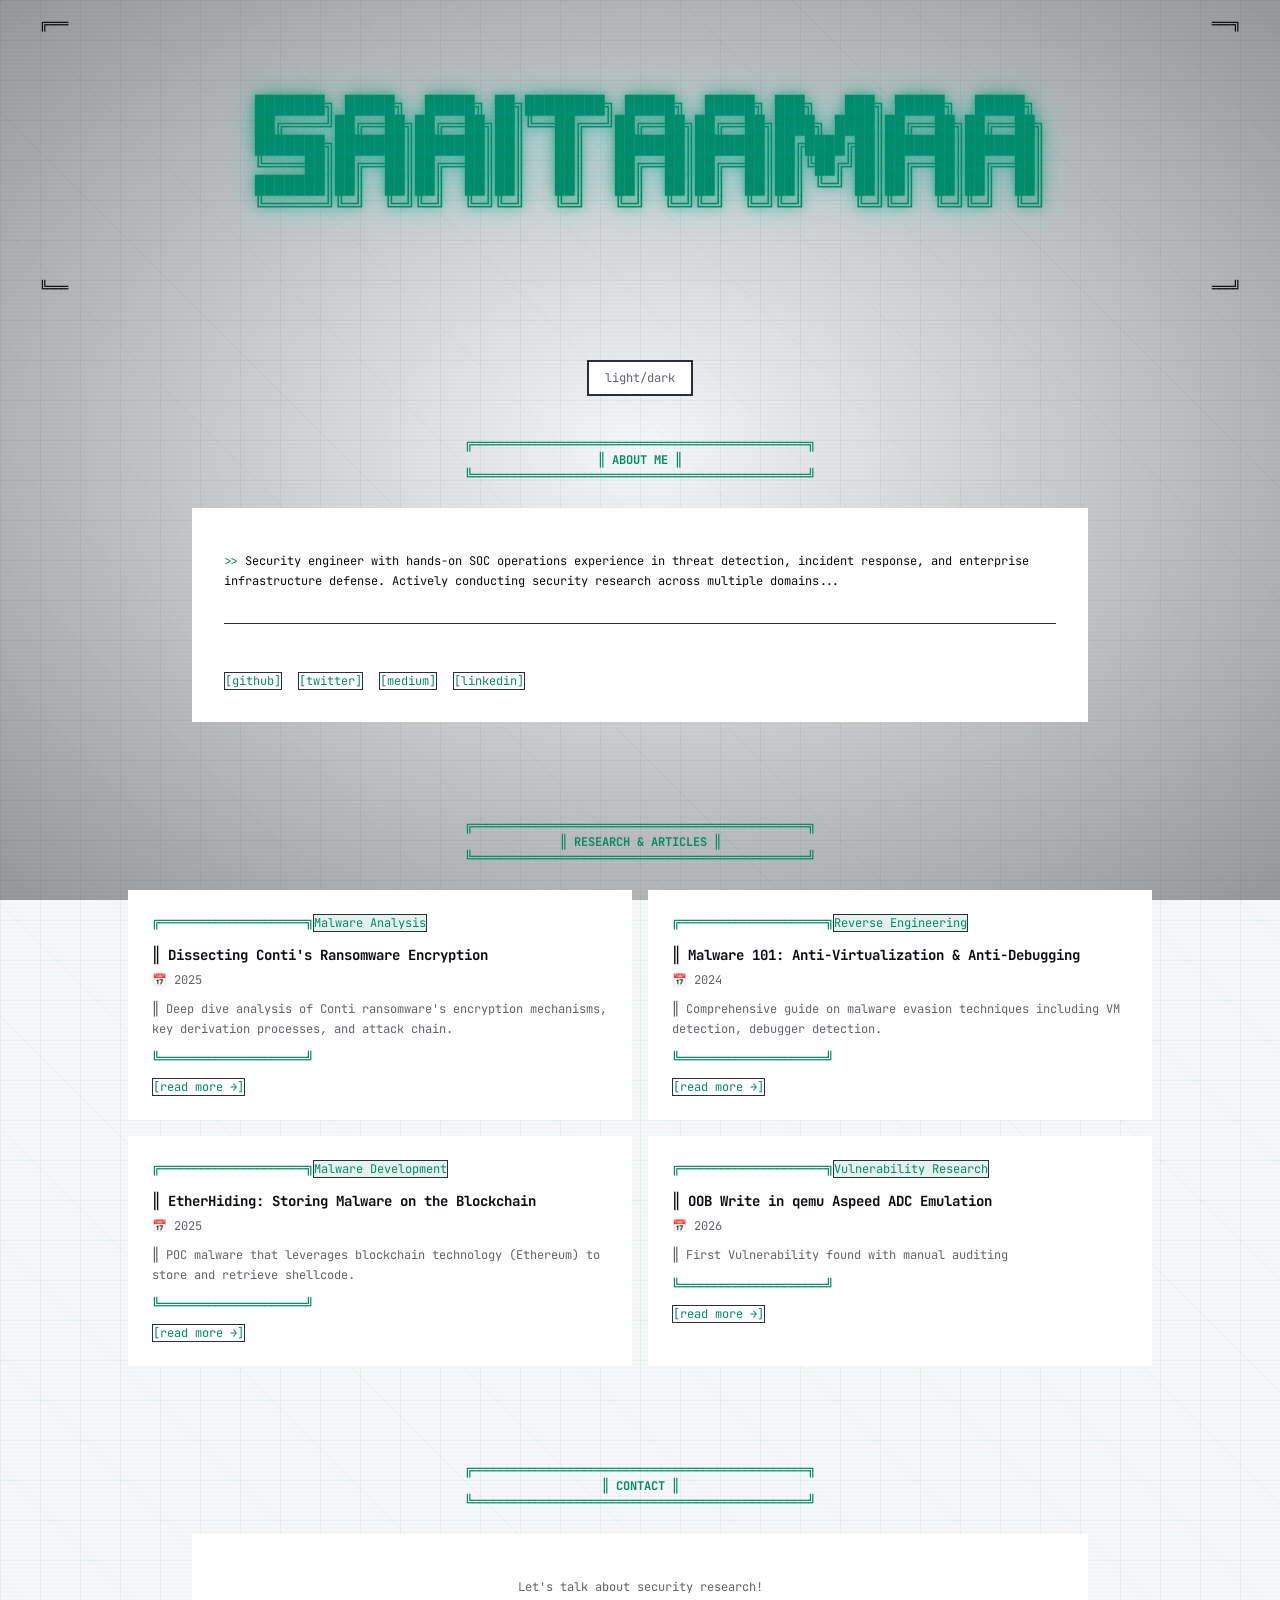
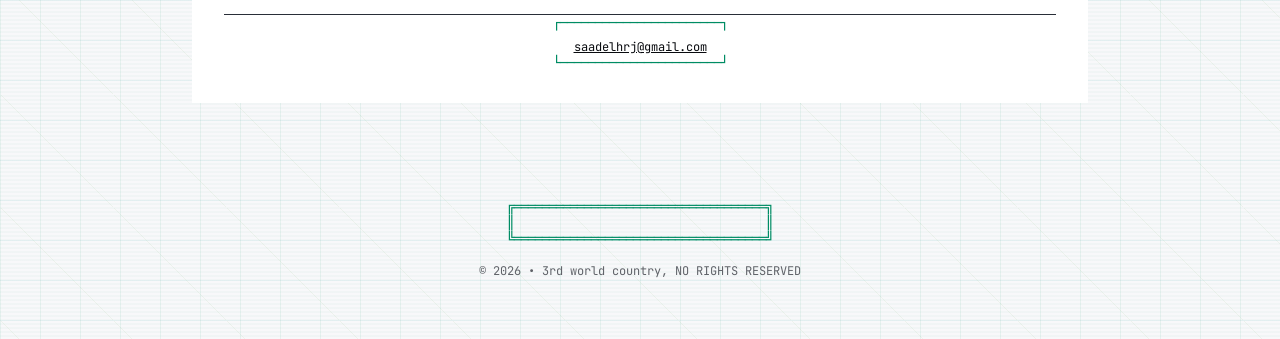
<file: index.html>
<!DOCTYPE html>
<html lang="en">
<head>
    <meta charset="UTF-8">
    <meta name="viewport" content="width=device-width, initial-scale=1.0">
    <title>SAAITAAMAA'S LAB</title>
    <meta name="description" content="Security Researcher">
    <link rel="stylesheet" href="styles.css">
    <link rel="preconnect" href="https://fonts.googleapis.com">
    <link rel="preconnect" href="https://fonts.gstatic.com" crossorigin>
    <link href="https://fonts.googleapis.com/css2?family=JetBrains+Mono:wght@400;500;700&display=swap" rel="stylesheet">
</head>
<body>
    <main class="min-h-screen">
        <!-- Hero Section -->
        <section class="container mx-auto px-4 py-16 md:py-24 relative">
            <div class="flex flex-col items-center justify-center gap-8">
                <div class="font-mono leading-tight">
                    <pre class="text-[10px] sm:text-xs md:text-sm lg:text-base neon-text">
  ███████╗ █████╗  █████╗ ██╗████████╗ █████╗  █████╗ ███╗   ███╗ █████╗  █████╗ 
  ██╔════╝██╔══██╗██╔══██╗██║╚══██╔══╝██╔══██╗██╔══██╗████╗ ████║██╔══██╗██╔══██╗
  ███████╗███████║███████║██║   ██║   ███████║███████║██╔████╔██║███████║███████║
  ╚════██║██╔══██║██╔══██║██║   ██║   ██╔══██║██╔══██║██║╚██╔╝██║██╔══██║██╔══██║
  ███████║██║  ██║██║  ██║██║   ██║   ██║  ██║██║  ██║██║ ╚═╝ ██║██║  ██║██║  ██║
  ╚══════╝╚═╝  ╚═╝╚═╝  ╚═╝╚═╝   ╚═╝   ╚═╝  ╚═╝╚═╝  ╚═╝╚═╝     ╚═╝╚═╝  ╚═╝╚═╝  ╚═╝
</pre>
                </div>

                <!--<div class="text-center space-y-4">
                    <h1 class="font-mono text-2xl md:text-3xl lg:text-4xl font-bold text-foreground">SAAITAAMAA</h1>
                    <div class="font-mono text-sm md:text-base text-muted-foreground border-t-2 border-b-2 pulse-border py-2 px-4">
                        <span class="neon-cyan">&gt;</span> Security Researcher
                    </div>-->
                </div>
            </div>

            <div class="absolute top-4 left-4 text-accent/30 font-mono text-xs md:text-sm">╔═══</div>
            <div class="absolute top-4 right-4 text-accent/30 font-mono text-xs md:text-sm">═══╗</div>
            <div class="absolute bottom-4 left-4 text-accent/30 font-mono text-xs md:text-sm">╚═══</div>
            <div class="absolute bottom-4 right-4 text-accent/30 font-mono text-xs md:text-sm">═══╝</div>
        </section>

        <!-- About Section -->
        <section class="container mx-auto px-4 py-12" id="about">
            <div class="max-w-4xl mx-auto">
                <!-- Theme Toggle -->
                <div class="flex justify-center mb-6">
                    <button class="theme-toggle" id="theme-toggle" aria-label="Toggle theme">
                        light/dark
                    </button>
                </div>

                <div class="font-mono text-accent mb-6 flex flex-col items-center">
                    <pre class="text-xs md:text-sm">╔════════════════════════════════════════════════╗</pre>
                    <pre class="text-xs md:text-sm font-bold">║ ABOUT ME ║</pre>
                    <pre class="text-xs md:text-sm">╚════════════════════════════════════════════════╝</pre>
                </div>

                <div class="border-2 border-border p-6 md:p-8 bg-card hover:border-accent transition-colors duration-300">
                    <div class="font-mono text-xs md:text-sm leading-relaxed space-y-4">
                        <p class="text-foreground">
                            <span class="text-accent">&gt;&gt; </span>
                            Security engineer with hands-on SOC operations experience in threat detection, incident response, and enterprise infrastructure defense. Actively conducting security research across multiple domains...
                        </p>
                    </div>

                    <div class="mt-8 pt-6 border-t border-border">
                        <div class="mt-6 flex flex-wrap gap-4">
                            <a href="https://github.com/saaitaamaa" target="_blank" rel="noopener noreferrer" class="font-mono text-xs text-accent hover:text-foreground transition-colors border border-border px-3 py-1 hover:bg-accent/10">
                                [github]
                            </a>
                            <a href="https://x.com/saaaadhjj" target="_blank" rel="noopener noreferrer" class="font-mono text-xs text-accent hover:text-foreground transition-colors border border-border px-3 py-1 hover:bg-accent/10">
                                [twitter]
                            </a>
                            <a href="https://medium.com/@exploitdevvv" target="_blank" rel="noopener noreferrer" class="font-mono text-xs text-accent hover:text-foreground transition-colors border border-border px-3 py-1 hover:bg-accent/10">
                                [medium]
                            </a>
                            <a href="https://www.linkedin.com/in/saad-elharaj-1891371a0/" target="_blank" rel="noopener noreferrer" class="font-mono text-xs text-accent hover:text-foreground transition-colors border border-border px-3 py-1 hover:bg-accent/10">
                                [linkedin]
                            </a>
                        </div>
                    </div>
                </div>
            </div>
        </section>

        <!-- Projects Section -->
        <section class="container mx-auto px-4 py-12" id="projects">
            <div class="max-w-5xl mx-auto">
                <div class="font-mono text-accent mb-6 flex flex-col items-center">
                    <pre class="text-xs md:text-sm">╔════════════════════════════════════════════════╗</pre>
                    <pre class="text-xs md:text-sm font-bold">║ RESEARCH & ARTICLES ║</pre>
                    <pre class="text-xs md:text-sm">╚════════════════════════════════════════════════╝</pre>
                </div>

                <div class="grid grid-cols-1 md:grid-cols-2 gap-4">
                    <!-- Project 1 -->
                    <div class="border-2 border-border bg-card hover:border-accent transition-all duration-300 group">
                        <div class="font-mono p-4 md:p-6">
                            <div class="flex items-start justify-between gap-2 mb-2">
                                <div class="text-accent text-xs md:text-sm">╔═════════════════════╗</div>
                                <div class="text-xs bg-accent/10 border border-accent text-accent px-2 py-1">
                                    Malware Analysis
                                </div>
                            </div>
                            <h3 class="text-foreground font-bold text-sm md:text-base mb-2 pl-2">║ Dissecting Conti's Ransomware Encryption</h3>
                            <div class="text-muted-foreground text-xs pl-2 mb-2">📅 2025</div>
                            <p class="text-muted-foreground text-xs leading-relaxed mb-3 pl-2">║ Deep dive analysis of Conti ransomware's encryption mechanisms, key derivation processes, and attack chain.</p>
                            <div class="text-accent text-xs md:text-sm mb-2">╚═════════════════════╝</div>
                            <a href="https://medium.com/@exploitdevvv/dissecting-contis-ransomware-encryption-a24305ff4738" target="_blank" rel="noopener noreferrer" class="inline-block font-mono text-xs text-accent hover:text-foreground transition-colors border border-border px-3 py-1 mt-2 hover:bg-accent/10">
                                [read more →]
                            </a>
                        </div>
                    </div>

                    <!-- Project 2 -->
                    <div class="border-2 border-border bg-card hover:border-accent transition-all duration-300 group">
                        <div class="font-mono p-4 md:p-6">
                            <div class="flex items-start justify-between gap-2 mb-2">
                                <div class="text-accent text-xs md:text-sm">╔═════════════════════╗</div>
                                <div class="text-xs bg-accent/10 border border-accent text-accent px-2 py-1">
                                    Reverse Engineering
                                </div>
                            </div>
                            <h3 class="text-foreground font-bold text-sm md:text-base mb-2 pl-2">║ Malware 101: Anti-Virtualization & Anti-Debugging</h3>
                            <div class="text-muted-foreground text-xs pl-2 mb-2">📅 2024</div>
                            <p class="text-muted-foreground text-xs leading-relaxed mb-3 pl-2">║ Comprehensive guide on malware evasion techniques including VM detection, debugger detection.</p>
                            <div class="text-accent text-xs md:text-sm mb-2">╚═════════════════════╝</div>
                            <a href="https://medium.com/@exploitdevvv/malware-101-anti-virtualization-anti-debugging-methods-04353f0a9407" target="_blank" rel="noopener noreferrer" class="inline-block font-mono text-xs text-accent hover:text-foreground transition-colors border border-border px-3 py-1 mt-2 hover:bg-accent/10">
                                [read more →]
                            </a>
                        </div>
                    </div>

                    <!-- Project 3 -->
                    <div class="border-2 border-border bg-card hover:border-accent transition-all duration-300 group">
                        <div class="font-mono p-4 md:p-6">
                            <div class="flex items-start justify-between gap-2 mb-2">
                                <div class="text-accent text-xs md:text-sm">╔═════════════════════╗</div>
                                <div class="text-xs bg-accent/10 border border-accent text-accent px-2 py-1">
                                    Malware Development
                                </div>
                            </div>
                            <h3 class="text-foreground font-bold text-sm md:text-base mb-2 pl-2">║ EtherHiding: Storing Malware on the Blockchain</h3>
                            <div class="text-muted-foreground text-xs pl-2 mb-2">📅 2025</div>
                            <p class="text-muted-foreground text-xs leading-relaxed mb-3 pl-2">║ POC malware that leverages blockchain technology (Ethereum) to store and retrieve shellcode.</p>
                            <div class="text-accent text-xs md:text-sm mb-2">╚═════════════════════╝</div>
                            <a href="https://github.com/SAAITAAMAA/EtherHiding#" target="_blank" rel="noopener noreferrer" class="inline-block font-mono text-xs text-accent hover:text-foreground transition-colors border border-border px-3 py-1 mt-2 hover:bg-accent/10">
                                [read more →]
                            </a>
                        </div>
                    </div>

                    <!-- Project 4 -->
                    <div class="border-2 border-border bg-card hover:border-accent transition-all duration-300 group">
                        <div class="font-mono p-4 md:p-6">
                            <div class="flex items-start justify-between gap-2 mb-2">
                                <div class="text-accent text-xs md:text-sm">╔═════════════════════╗</div>
                                <div class="text-xs bg-accent/10 border border-accent text-accent px-2 py-1">
                                    Vulnerability Research
                                </div>
                            </div>
                            <h3 class="text-foreground font-bold text-sm md:text-base mb-2 pl-2">║ OOB Write in qemu Aspeed ADC Emulation</h3>
                            <div class="text-muted-foreground text-xs pl-2 mb-2">📅 2026</div>
                            <p class="text-muted-foreground text-xs leading-relaxed mb-3 pl-2">║ First Vulnerability found with manual auditing</p>
                            <div class="text-accent text-xs md:text-sm mb-2">╚═════════════════════╝</div>
                            <a href="blog/oob-write-qemu-aspeed-adc-emulation.html" class="inline-block font-mono text-xs text-accent hover:text-foreground transition-colors border border-border px-3 py-1 mt-2 hover:bg-accent/10">
                                [read more →]
                            </a>
                        </div>
                    </div>
                </div>
            </div>
        </section>

        <!-- Contact Section -->
        <section class="container mx-auto px-4 py-12" id="contact">
            <div class="max-w-4xl mx-auto">
                <div class="font-mono text-accent mb-6 flex flex-col items-center">
                    <pre class="text-xs md:text-sm">╔════════════════════════════════════════════════╗</pre>
                    <pre class="text-xs md:text-sm font-bold">║ CONTACT ║</pre>
                    <pre class="text-xs md:text-sm">╚════════════════════════════════════════════════╝</pre>
                </div>

                <div class="border-2 border-border bg-card p-6 md:p-8 text-center hover:border-accent transition-colors duration-300">
                    <div class="font-mono text-xs md:text-sm space-y-4">
                        <p class="text-muted-foreground leading-relaxed">Let's talk about security research!</p>

                        <div class="pt-4 border-t border-border">
                            <div class="text-accent mb-2">┌───────────────────────┐</div>
                            <a href="mailto:saadelhrj@gmail.com" class="text-foreground hover:text-accent transition-colors underline">
                                saadelhrj@gmail.com
                            </a>
                            <div class="text-accent mt-2">└───────────────────────┘</div>
                        </div>
                    </div>
                </div>
            </div>
        </section>

        <!-- Footer -->
        <footer class="container mx-auto px-4 py-12">
            <div class="max-w-4xl mx-auto">
                <!--<div class="flex justify-center gap-4 mb-6 font-mono text-xs md:text-sm">
                    <a href="#" class="text-accent hover:text-foreground transition-colors">
                        [home]
                    </a>
                </div>-->

                <div class="font-mono text-accent text-center">
                    <pre class="text-xs md:text-sm">
╔════════════════════════════════════╗
║                                    ║
╚════════════════════════════════════╝</pre>
                    <p class="text-muted-foreground text-xs mt-4">
                        © 2026 • 3rd world country, NO RIGHTS RESERVED
                    </p>
                </div>
            </div>
        </footer>
    </main>

    <script>
        // Theme toggle functionality
        const toggle = document.getElementById('theme-toggle');
        const html = document.documentElement;
        
        // Check for saved theme preference or use system preference
        const savedTheme = localStorage.getItem('theme');
        if (savedTheme) {
            html.classList.toggle('dark', savedTheme === 'dark');
        }
        
        toggle.addEventListener('click', () => {
            html.classList.toggle('dark');
            const isDark = html.classList.contains('dark');
            localStorage.setItem('theme', isDark ? 'dark' : 'light');
        });
    </script>
</body>
</html>
</file>
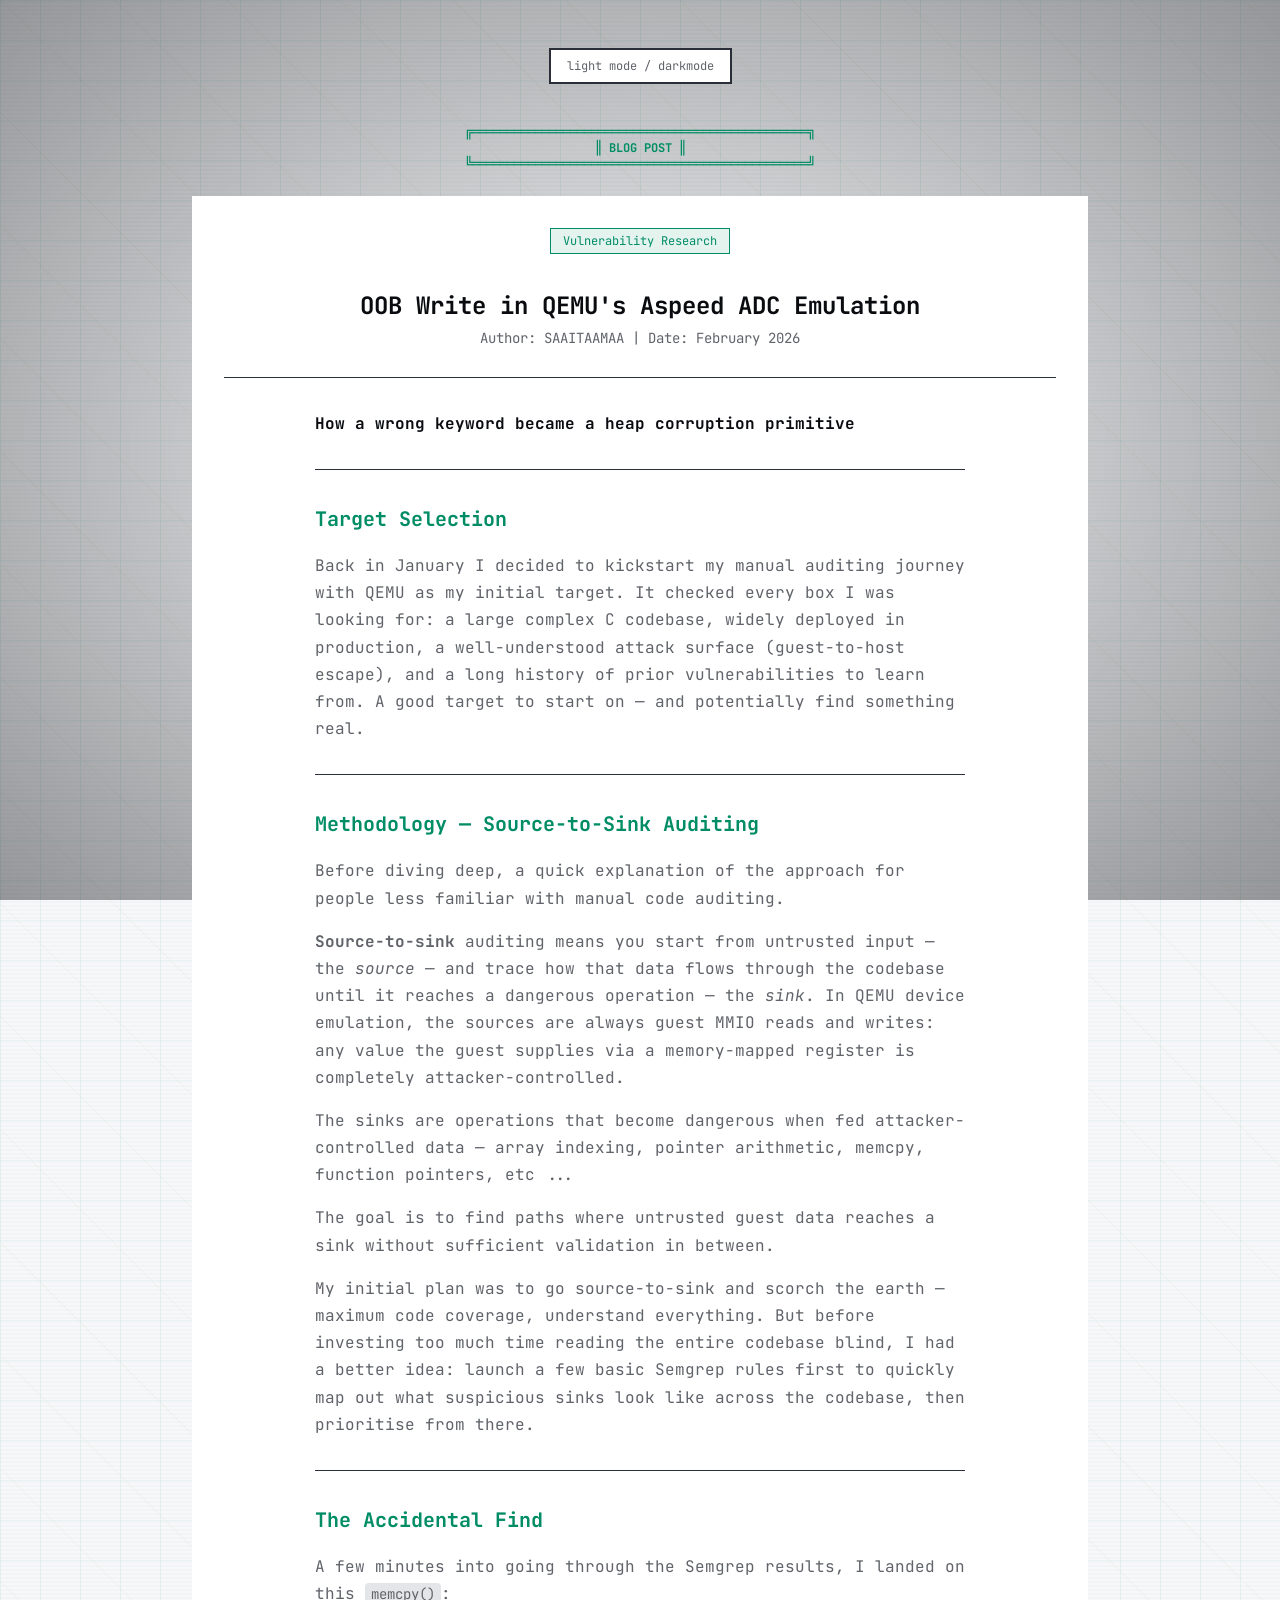
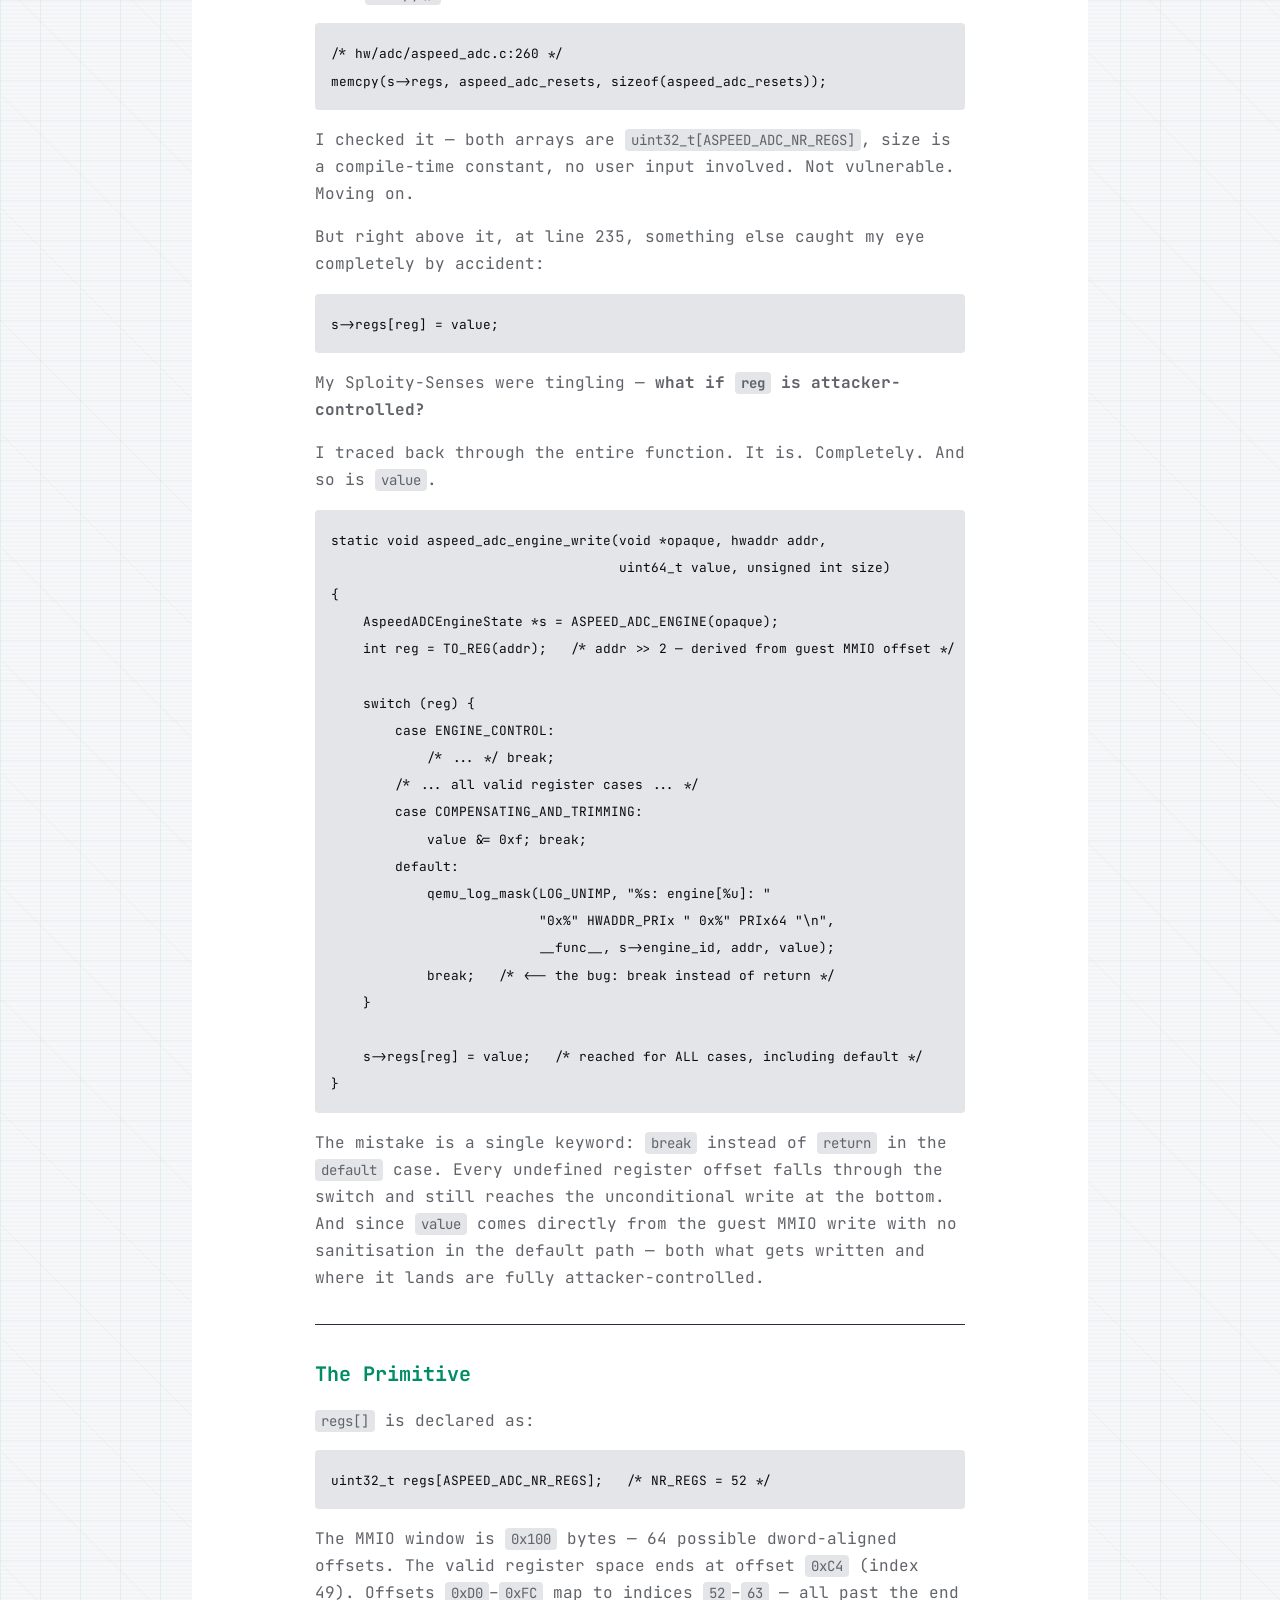
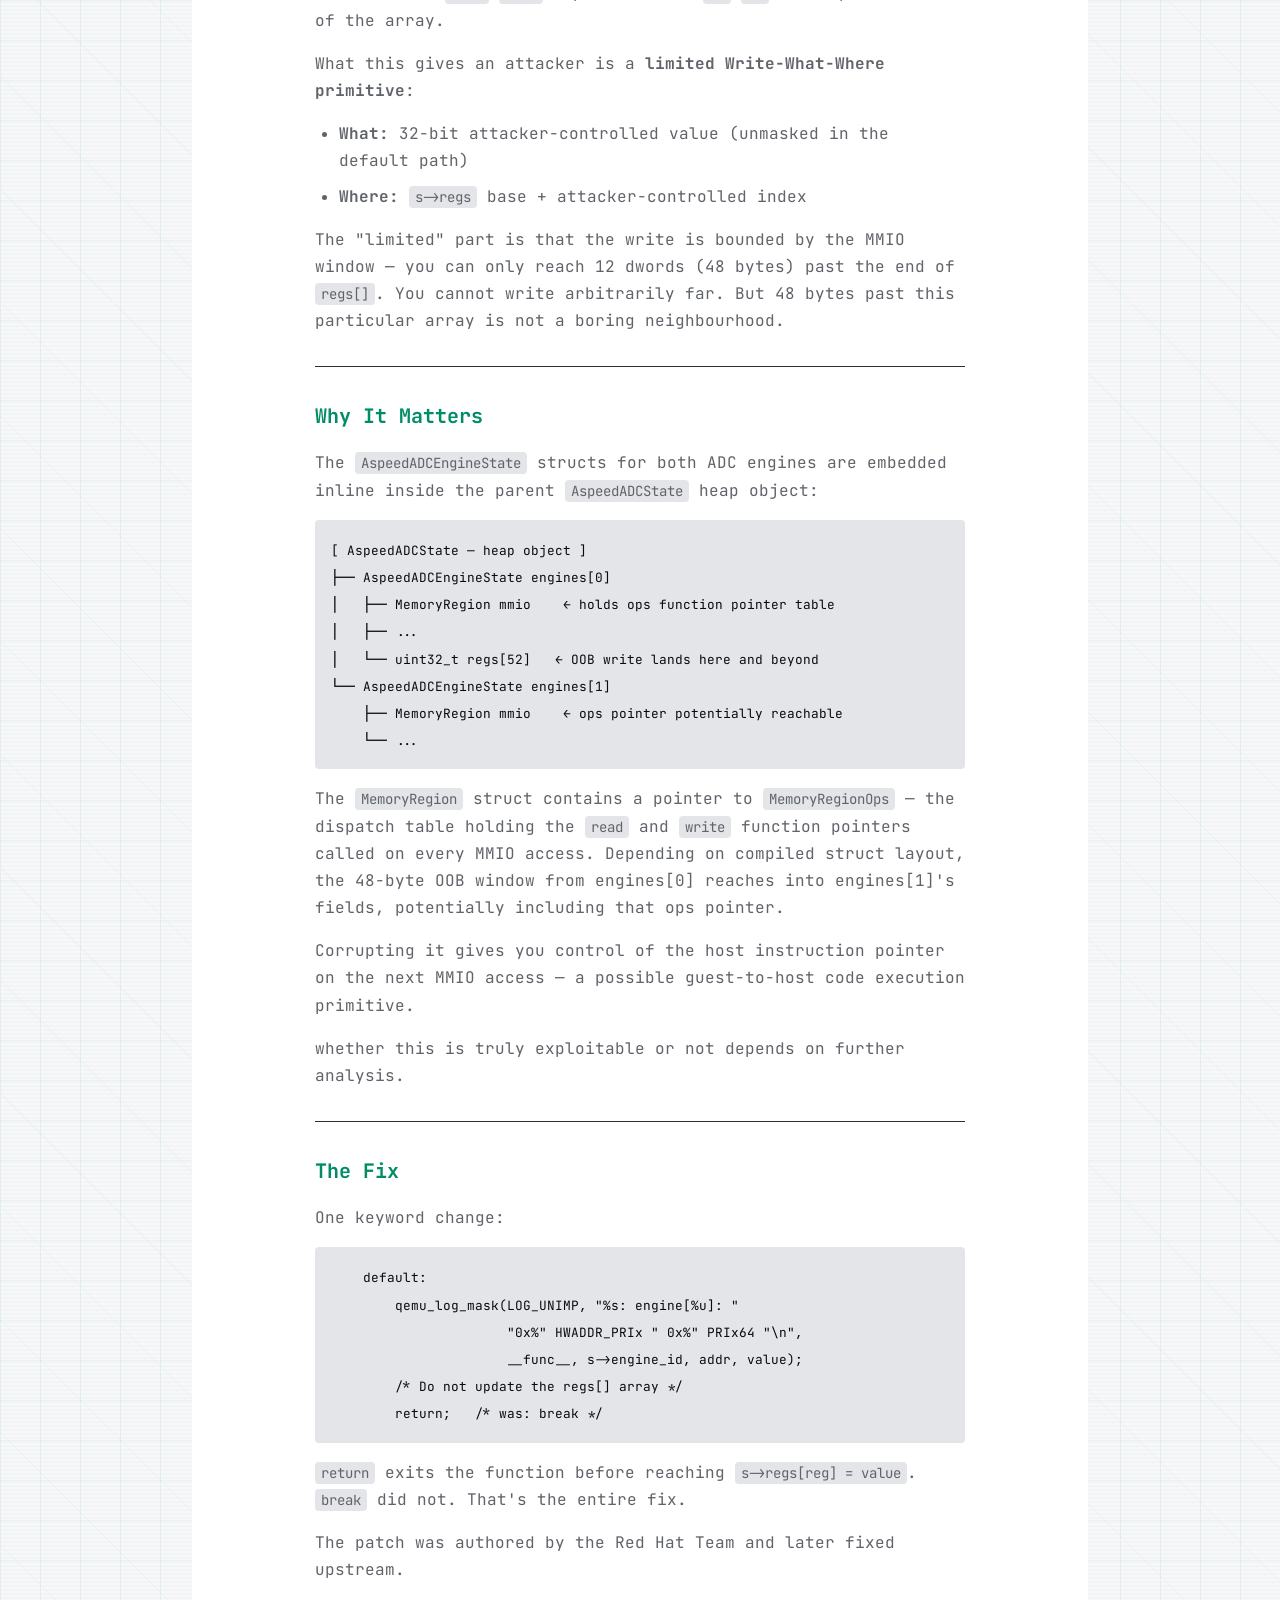
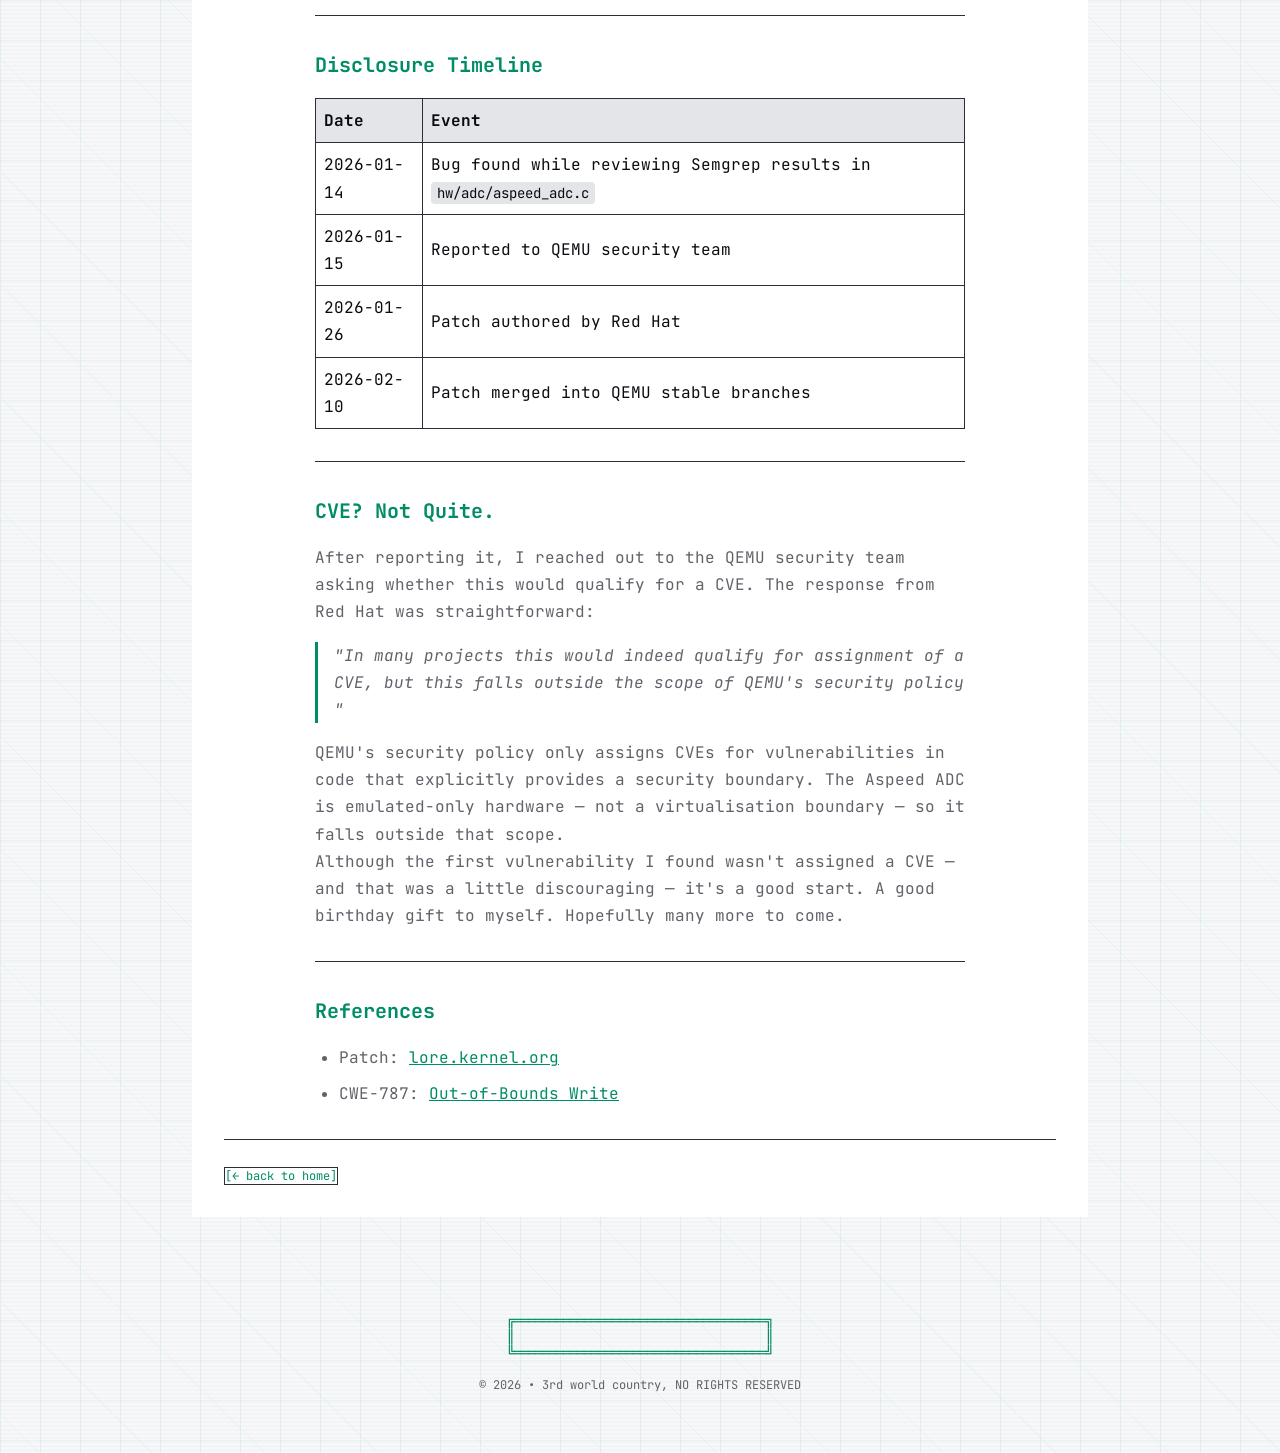
<file: blog/oob-write-qemu-aspeed-adc-emulation.html>
<!DOCTYPE html>
<html lang="en">
<head>
    <meta charset="UTF-8">
    <meta name="viewport" content="width=device-width, initial-scale=1.0">
    <title>OOB Write in QEMU's Aspeed ADC Emulation | SAAITAAMAA</title>
    <meta name="description" content="How a wrong keyword became a heap corruption primitive">
    <link rel="stylesheet" href="../styles.css">
    <link rel="preconnect" href="https://fonts.googleapis.com">
    <link rel="preconnect" href="https://fonts.gstatic.com" crossorigin>
    <link href="https://fonts.googleapis.com/css2?family=JetBrains+Mono:wght@400;500;700&display=swap" rel="stylesheet">
    <style>
        .blog-content {
            max-width: 65ch;
            margin: 0 auto;
            line-height: 1.7;
        }
        .blog-content h2 {
            margin-top: 2rem;
            margin-bottom: 1rem;
            color: var(--accent);
            font-size: 1.25rem;
        }
        .blog-content h3 {
            margin-top: 1.5rem;
            margin-bottom: 0.75rem;
            color: var(--foreground);
            font-size: 1rem;
        }
        .blog-content p {
            margin-bottom: 1rem;
            color: var(--muted-foreground);
        }
        .blog-content ul, .blog-content ol {
            margin-bottom: 1rem;
            padding-left: 1.5rem;
            color: var(--muted-foreground);
        }
        .blog-content li {
            margin-bottom: 0.5rem;
        }
        .blog-content code {
            font-family: "JetBrains Mono", monospace;
            background-color: var(--secondary);
            padding: 0.125rem 0.375rem;
            border-radius: 0.25rem;
            font-size: 0.875em;
        }
        .blog-content pre {
            background-color: var(--secondary);
            padding: 1rem;
            overflow-x: auto;
            margin-bottom: 1rem;
            border-radius: 0.25rem;
        }
        .blog-content pre code {
            background: none;
            padding: 0;
            font-size: 0.8rem;
            line-height: 1.5;
        }
        .blog-content a {
            color: var(--accent);
            text-decoration: underline;
        }
        .blog-content blockquote {
            border-left: 3px solid var(--accent);
            padding-left: 1rem;
            margin: 1rem 0;
            color: var(--muted-foreground);
            font-style: italic;
        }
        .blog-content table {
            width: 100%;
            border-collapse: collapse;
            margin-bottom: 1rem;
        }
        .blog-content th, .blog-content td {
            border: 1px solid var(--border);
            padding: 0.5rem;
            text-align: left;
        }
        .blog-content th {
            background-color: var(--secondary);
        }
        .blog-header {
            text-align: center;
            margin-bottom: 2rem;
            padding-bottom: 1rem;
            border-bottom: 1px solid var(--border);
        }
        .blog-meta {
            color: var(--muted-foreground);
            font-size: 0.875rem;
            margin-top: 0.5rem;
        }
        .category-badge {
            display: inline-block;
            background-color: oklch(0.55 0.15 170 / 0.1);
            border: 1px solid var(--accent);
            color: var(--accent);
            padding: 0.25rem 0.75rem;
            font-size: 0.75rem;
            margin-bottom: 1rem;
        }
    </style>
</head>
<body>
    <main class="min-h-screen">
        <section class="container mx-auto px-4 py-12">
            <div class="max-w-4xl mx-auto">
                <!-- Theme Toggle -->
                <div class="flex justify-center mb-6">
                    <button class="theme-toggle" id="theme-toggle" aria-label="Toggle theme">
                        light mode / darkmode
                    </button>
                </div>

                <div class="font-mono text-accent mb-6 flex flex-col items-center">
                    <pre class="text-xs md:text-sm">╔════════════════════════════════════════════════╗</pre>
                    <pre class="text-xs md:text-sm font-bold">║ BLOG POST ║</pre>
                    <pre class="text-xs md:text-sm">╚════════════════════════════════════════════════╝</pre>
                </div>

                <div class="border-2 border-border bg-card p-6 md:p-8">
                    <div class="blog-header">
                        <div class="category-badge">Vulnerability Research</div>
                        <h1 class="font-mono text-xl md:text-2xl font-bold text-foreground mb-2">OOB Write in QEMU's Aspeed ADC Emulation</h1>
                        <p class="blog-meta">Author: SAAITAAMAA | Date: February 2026</p>
                    </div>

                    <div class="blog-content">
                        <h3>How a wrong keyword became a heap corruption primitive</h3>

                        <!-- <p><strong>Author:</strong> Saad Elharaj<br>
                        <strong>Date:</strong> February 2026<br> 
                        <strong>Patch:</strong> <a href="https://lore.kernel.org/qemu-devel/20260126141820.719492-1-clg@redhat.com/" target="_blank" rel="noopener noreferrer">lore.kernel.org</a><br>
                        <strong>Severity:</strong> High (CWE-787 — Out-of-Bounds Write)</p> -->

                        <hr style="border: 0; border-top: 1px solid var(--border); margin: 2rem 0;">

                        <h2>Target Selection</h2>

                        <p>Back in January I decided to kickstart my manual auditing journey with QEMU as my initial target. It checked every box I was looking for: a large complex C codebase, widely deployed in production, a well-understood attack surface (guest-to-host escape), and a long history of prior vulnerabilities to learn from. A good target to start on — and potentially find something real.</p>

                        <hr style="border: 0; border-top: 1px solid var(--border); margin: 2rem 0;">

                        <h2>Methodology — Source-to-Sink Auditing</h2>

                        <p>Before diving deep, a quick explanation of the approach for people less familiar with manual code auditing.</p>

                        <p><strong>Source-to-sink</strong> auditing means you start from untrusted input — the <em>source</em> — and trace how that data flows through the codebase until it reaches a dangerous operation — the <em>sink</em>. In QEMU device emulation, the sources are always guest MMIO reads and writes: any value the guest supplies via a memory-mapped register is completely attacker-controlled.</p>

                        <p>The sinks are operations that become dangerous when fed attacker-controlled data — array indexing, pointer arithmetic, memcpy, function pointers, etc ...</p>

                        <p>The goal is to find paths where untrusted guest data reaches a sink without sufficient validation in between.</p>

                        <p>My initial plan was to go source-to-sink and scorch the earth — maximum code coverage, understand everything. But before investing too much time reading the entire codebase blind, I had a better idea: launch a few basic Semgrep rules first to quickly map out what suspicious sinks look like across the codebase, then prioritise from there.</p>

                        <hr style="border: 0; border-top: 1px solid var(--border); margin: 2rem 0;">

                        <h2>The Accidental Find</h2>

                        <p>A few minutes into going through the Semgrep results, I landed on this <code>memcpy()</code>:</p>

                        <pre><code>/* hw/adc/aspeed_adc.c:260 */
memcpy(s->regs, aspeed_adc_resets, sizeof(aspeed_adc_resets));</code></pre>

                        <p>I checked it — both arrays are <code>uint32_t[ASPEED_ADC_NR_REGS]</code>, size is a compile-time constant, no user input involved. Not vulnerable. Moving on.</p>

                        <p>But right above it, at line 235, something else caught my eye completely by accident:</p>

                        <pre><code>s->regs[reg] = value;</code></pre>

                        <p>My Sploity-Senses were tingling — <strong>what if <code>reg</code> is attacker-controlled?</strong></p>

                        <p>I traced back through the entire function. It is. Completely. And so is <code>value</code>.</p>

                        <pre><code>static void aspeed_adc_engine_write(void *opaque, hwaddr addr,
                                    uint64_t value, unsigned int size)
{
    AspeedADCEngineState *s = ASPEED_ADC_ENGINE(opaque);
    int reg = TO_REG(addr);   /* addr >> 2 — derived from guest MMIO offset */

    switch (reg) {
        case ENGINE_CONTROL:
            /* ... */ break;
        /* ... all valid register cases ... */
        case COMPENSATING_AND_TRIMMING:
            value &= 0xf; break;
        default:
            qemu_log_mask(LOG_UNIMP, "%s: engine[%u]: "
                          "0x%" HWADDR_PRIx " 0x%" PRIx64 "\n",
                          __func__, s->engine_id, addr, value);
            break;   /* &lt;-- the bug: break instead of return */
    }

    s->regs[reg] = value;   /* reached for ALL cases, including default */
}</code></pre>

                        <p>The mistake is a single keyword: <code>break</code> instead of <code>return</code> in the <code>default</code> case. Every undefined register offset falls through the switch and still reaches the unconditional write at the bottom. And since <code>value</code> comes directly from the guest MMIO write with no sanitisation in the default path — both what gets written and where it lands are fully attacker-controlled.</p>

                        <hr style="border: 0; border-top: 1px solid var(--border); margin: 2rem 0;">

                        <h2>The Primitive</h2>

                        <p><code>regs[]</code> is declared as:</p>

                        <pre><code>uint32_t regs[ASPEED_ADC_NR_REGS];   /* NR_REGS = 52 */</code></pre>

                        <p>The MMIO window is <code>0x100</code> bytes — 64 possible dword-aligned offsets. The valid register space ends at offset <code>0xC4</code> (index 49). Offsets <code>0xD0</code>–<code>0xFC</code> map to indices <code>52</code>–<code>63</code> — all past the end of the array.</p>

                        <p>What this gives an attacker is a <strong>limited Write-What-Where primitive</strong>:</p>

                        <ul>
                            <li><strong>What:</strong> 32-bit attacker-controlled value (unmasked in the default path)</li>
                            <li><strong>Where:</strong> <code>s->regs</code> base + attacker-controlled index</li>
                        </ul>

                        <p>The "limited" part is that the write is bounded by the MMIO window — you can only reach 12 dwords (48 bytes) past the end of <code>regs[]</code>. You cannot write arbitrarily far. But 48 bytes past this particular array is not a boring neighbourhood.</p>

                        <hr style="border: 0; border-top: 1px solid var(--border); margin: 2rem 0;">

                        <h2>Why It Matters</h2>

                        <p>The <code>AspeedADCEngineState</code> structs for both ADC engines are embedded inline inside the parent <code>AspeedADCState</code> heap object:</p>

                        <pre><code>[ AspeedADCState — heap object ]
├── AspeedADCEngineState engines[0]
│   ├── MemoryRegion mmio    ← holds ops function pointer table
│   ├── ...
│   └── uint32_t regs[52]   ← OOB write lands here and beyond
└── AspeedADCEngineState engines[1]
    ├── MemoryRegion mmio    ← ops pointer potentially reachable
    └── ...</code></pre>

                        <p>The <code>MemoryRegion</code> struct contains a pointer to <code>MemoryRegionOps</code> — the dispatch table holding the <code>read</code> and <code>write</code> function pointers called on every MMIO access. Depending on compiled struct layout, the 48-byte OOB window from engines[0] reaches into engines[1]'s fields, potentially including that ops pointer.</p>

                        <p>Corrupting it gives you control of the host instruction pointer on the next MMIO access — a possible guest-to-host code execution primitive.</p>
                        
                        <p>whether this is truly exploitable or not depends on further analysis.</p>


                        <hr style="border: 0; border-top: 1px solid var(--border); margin: 2rem 0;">

                        <h2>The Fix</h2>

                        <p>One keyword change:</p>

                        <pre><code>    default:
        qemu_log_mask(LOG_UNIMP, "%s: engine[%u]: "
                      "0x%" HWADDR_PRIx " 0x%" PRIx64 "\n",
                      __func__, s->engine_id, addr, value);
        /* Do not update the regs[] array */
        return;   /* was: break */</code></pre>

                        <p><code>return</code> exits the function before reaching <code>s->regs[reg] = value</code>.<br>
                        <code>break</code> did not. That's the entire fix.</p>

                        <p>The patch was authored by the Red Hat Team and later fixed upstream.</p>

                        <hr style="border: 0; border-top: 1px solid var(--border); margin: 2rem 0;">

                        <h2>Disclosure Timeline</h2>

                        <table>
                            <thead>
                                <tr>
                                    <th>Date</th>
                                    <th>Event</th>
                                </tr>
                            </thead>
                            <tbody>
                                <tr>
                                    <td>2026-01-14</td>
                                    <td>Bug found while reviewing Semgrep results in <code>hw/adc/aspeed_adc.c</code></td>
                                </tr>
                                <tr>
                                    <td>2026-01-15</td>
                                    <td>Reported to QEMU security team</td>
                                </tr>
                                <tr>
                                    <td>2026-01-26</td>
                                    <td>Patch authored by Red Hat</td>
                                </tr>
                                <tr>
                                    <td>2026-02-10</td>
                                    <td>Patch merged into QEMU stable branches</td>
                                </tr>
                            </tbody>
                        </table>

                        <hr style="border: 0; border-top: 1px solid var(--border); margin: 2rem 0;">

                        <h2>CVE? Not Quite.</h2>

                        <p>After reporting it, I reached out to the QEMU security team asking whether this would qualify for a CVE. The response from Red Hat was straightforward:</p>

                        <blockquote>
                            <p>"In many projects this would indeed qualify for assignment of a CVE, but this falls outside the scope of QEMU's security policy "</p>
            
                        </blockquote>

                        <p>QEMU's security policy only assigns CVEs for vulnerabilities in code that explicitly provides a security boundary. The Aspeed ADC is emulated-only hardware — not a virtualisation boundary — so it falls outside that scope. 
                            <br>Although the first vulnerability I found wasn't assigned a CVE — and that was a little discouraging — it's a good start. A good birthday gift to myself. Hopefully many more to come.</p>

                        <hr style="border: 0; border-top: 1px solid var(--border); margin: 2rem 0;">

                        <h2>References</h2>

                        <ul>
                            <li>Patch: <a href="https://lore.kernel.org/qemu-devel/20260126141820.719492-1-clg@redhat.com/" target="_blank" rel="noopener noreferrer">lore.kernel.org</a></li>
                            <li>CWE-787: <a href="https://cwe.mitre.org/data/definitions/787.html" target="_blank" rel="noopener noreferrer">Out-of-Bounds Write</a></li>
                        </ul>
                    </div>

                    <div class="mt-8 pt-6 border-t border-border">
                        <a href="../index.html" class="font-mono text-xs text-accent hover:text-foreground transition-colors border border-border px-3 py-1 inline-block hover:bg-accent/10">
                            [← back to home]
                        </a>
                    </div>
                </div>
            </div>
        </section>

        <!-- Footer -->
        <footer class="container mx-auto px-4 py-12">
            <div class="max-w-4xl mx-auto">
                <!-- <div class="flex justify-center gap-4 mb-6 font-mono text-xs md:text-sm">
                    <a href="../index.html" class="text-accent hover:text-foreground transition-colors">
                        [home]
                    </a>
                </div> -->

                <div class="font-mono text-accent text-center">
                    <pre class="text-xs md:text-sm">
╔════════════════════════════════════╗
║                                    ║
╚════════════════════════════════════╝</pre>
                    <p class="text-muted-foreground text-xs mt-4">
                        © 2026 • 3rd world country, NO RIGHTS RESERVED
                    </p>
                </div>
            </div>
        </footer>
    </main>

    <script>
        // Theme toggle functionality
        const toggle = document.getElementById('theme-toggle');
        const html = document.documentElement;
        
        // Check for saved theme preference or use system preference
        const savedTheme = localStorage.getItem('theme');
        if (savedTheme) {
            html.classList.toggle('dark', savedTheme === 'dark');
        }
        
        toggle.addEventListener('click', () => {
            html.classList.toggle('dark');
            const isDark = html.classList.contains('dark');
            localStorage.setItem('theme', isDark ? 'dark' : 'light');
        });
    </script>
</body>
</html>
</file>
<file: styles.css>
@import url('https://fonts.googleapis.com/css2?family=JetBrains+Mono:wght@400;500;700&display=swap');

:root {
    --background: oklch(0.98 0.002 264);
    --foreground: oklch(0.15 0.01 264);
    --card: oklch(1 0 0);
    --card-foreground: oklch(0.15 0.01 264);
    --popover: oklch(1 0 0);
    --popover-foreground: oklch(0.15 0.01 264);
    --primary: oklch(0.2 0.02 264);
    --primary-foreground: oklch(0.98 0.002 264);
    --secondary: oklch(0.92 0.005 264);
    --secondary-foreground: oklch(0.2 0.02 264);
    --muted: oklch(0.5 0.01 264);
    --muted-foreground: oklch(0.5 0.01 264);
    --accent: oklch(0.55 0.15 170);
    --accent-foreground: oklch(0.98 0.002 264);
    --destructive: oklch(0.577 0.245 27.325);
    --destructive-foreground: oklch(0.98 0.002 264);
    --border: oklch(0.3 0.02 264);
    --input: oklch(0.3 0.02 264);
    --ring: oklch(0.55 0.15 170);
    --chart-1: oklch(0.55 0.15 170);
    --chart-2: oklch(0.6 0.12 200);
    --chart-3: oklch(0.65 0.14 140);
    --chart-4: oklch(0.7 0.1 280);
    --chart-5: oklch(0.6 0.13 320);
    --radius: 0rem;
    --vignette: oklch(0.12 0.01 264 / 0.4);
}

:root.dark {
    --background: oklch(0.12 0.01 264);
    --foreground: oklch(0.95 0.005 264);
    --card: oklch(0.16 0.012 264);
    --card-foreground: oklch(0.95 0.005 264);
    --popover: oklch(0.16 0.012 264);
    --popover-foreground: oklch(0.95 0.005 264);
    --primary: oklch(0.95 0.005 264);
    --primary-foreground: oklch(0.12 0.01 264);
    --secondary: oklch(0.22 0.015 264);
    --secondary-foreground: oklch(0.95 0.005 264);
    --muted: oklch(0.45 0.01 264);
    --muted-foreground: oklch(0.6 0.01 264);
    --accent: oklch(0.6 0.18 170);
    --accent-foreground: oklch(0.95 0.005 264);
    --destructive: oklch(0.5 0.2 27);
    --destructive-foreground: oklch(0.95 0.005 264);
    --border: oklch(0.3 0.02 264);
    --input: oklch(0.3 0.02 264);
    --ring: oklch(0.6 0.18 170);
    --chart-1: oklch(0.6 0.18 170);
    --chart-2: oklch(0.65 0.15 200);
    --chart-3: oklch(0.7 0.16 140);
    --chart-4: oklch(0.75 0.12 280);
    --chart-5: oklch(0.65 0.15 320);
    --vignette: oklch(0.12 0.01 264 / 0.4);
}

* {
    border-color: var(--border);
    outline-color: var(--ring);
}

body {
    font-family: "JetBrains Mono", "Geist Mono", "Courier New", monospace;
    background-color: var(--background);
    color: var(--foreground);
    margin: 0;
    padding: 0;
    min-height: 100vh;
    position: relative;
    background-image: repeating-linear-gradient(
        0deg,
        transparent,
        transparent 2px,
        oklch(0.55 0.15 170 / 0.03) 2px,
        oklch(0.55 0.15 170 / 0.03) 4px
    ),
    repeating-linear-gradient(
        90deg,
        oklch(0.55 0.15 170 / 0.15) 0px,
        transparent 1px,
        transparent 40px,
        oklch(0.55 0.15 170 / 0.15) 41px
    ),
    repeating-linear-gradient(
        180deg,
        oklch(0.6 0.12 200 / 0.12) 0px,
        transparent 1px,
        transparent 40px,
        oklch(0.6 0.12 200 / 0.12) 41px
    ),
    repeating-linear-gradient(
        45deg,
        transparent,
        transparent 80px,
        oklch(0.65 0.14 140 / 0.08) 80px,
        oklch(0.65 0.14 140 / 0.08) 81px
    );
    background-size: 100% 100%, 40px 40px, 40px 40px, 113px 113px;
}

body::before {
    content: "";
    position: fixed;
    inset: 0;
    background: radial-gradient(ellipse at center, transparent 0%, var(--vignette) 100%);
    pointer-events: none;
    z-index: 1;
}

body > * {
    position: relative;
    z-index: 2;
}

main {
    min-height: 100vh;
}

.container {
    width: 100%;
    max-width: 1200px;
    margin: 0 auto;
    padding: 0 1rem;
}

.mx-auto {
    margin-left: auto;
    margin-right: auto;
}

.px-4 {
    padding-left: 1rem;
    padding-right: 1rem;
}

.py-12 {
    padding-top: 3rem;
    padding-bottom: 3rem;
}

.py-16 {
    padding-top: 4rem;
    padding-bottom: 4rem;
}

.p-4 {
    padding: 1rem;
}

.p-6 {
    padding: 1.5rem;
}

.p-8 {
    padding: 2rem;
}

.pt-6 {
    padding-top: 1.5rem;
}

.pb-12 {
    padding-bottom: 3rem;
}

.mb-2 {
    margin-bottom: 0.5rem;
}

.mb-6 {
    margin-bottom: 1.5rem;
}

.mt-4 {
    margin-top: 1rem;
}

.mt-6 {
    margin-top: 1.5rem;
}

.mt-8 {
    margin-top: 2rem;
}

.gap-4 {
    gap: 1rem;
}

.gap-8 {
    gap: 2rem;
}

.flex {
    display: flex;
}

.flex-col {
    flex-direction: column;
}

.items-center {
    align-items: center;
}

.justify-center {
    justify-content: center;
}

.grid {
    display: grid;
}

.grid-cols-1 {
    grid-template-columns: repeat(1, minmax(0, 1fr));
}

@media (min-width: 768px) {
    .md\:grid-cols-2 {
        grid-template-columns: repeat(2, minmax(0, 1fr));
    }

    .md\:py-24 {
        padding-top: 6rem;
        padding-bottom: 6rem;
    }

    .md\:p-6 {
        padding: 1.5rem;
    }

    .md\:p-8 {
        padding: 2rem;
    }

    .md\:text-3xl {
        font-size: 1.875rem;
    }

    .md\:text-base {
        font-size: 1rem;
    }

    .md\:text-sm {
        font-size: 0.875rem;
    }
}

@media (min-width: 1024px) {
    .lg\:text-4xl {
        font-size: 2.25rem;
    }

    .lg\:text-base {
        font-size: 1rem;
    }
}

.text-xs {
    font-size: 0.75rem;
}

.text-sm {
    font-size: 0.875rem;
}

.text-2xl {
    font-size: 1.5rem;
}

.text-3xl {
    font-size: 1.875rem;
}

.text-4xl {
    font-size: 2.25rem;
}

.font-bold {
    font-weight: 700;
}

.font-mono {
    font-family: "JetBrains Mono", "Geist Mono", "Courier New", monospace;
}

.leading-tight {
    line-height: 1.25;
}

.leading-relaxed {
    line-height: 1.625;
}

.text-center {
    text-align: center;
}

.text-foreground {
    color: var(--foreground);
}

.text-accent {
    color: var(--accent);
}

.text-muted-foreground {
    color: var(--muted-foreground);
}

.bg-background {
    background-color: var(--background);
}

.bg-card {
    background-color: var(--card);
}

.bg-accent\/10 {
    background-color: oklch(0.55 0.15 170 / 0.1);
}

.border {
    border-width: 1px;
    border-style: solid;
    border-color: var(--border);
}

.border-2 {
    border-width: 2px;
}

.border-t {
    border-top-width: 1px;
    border-top-style: solid;
    border-color: var(--border);
}

.border-b-2 {
    border-bottom-width: 2px;
    border-bottom-style: solid;
    border-color: var(--border);
}

.border-border {
    border-color: var(--border);
}

.hover\:border-accent:hover {
    border-color: var(--accent);
}

.max-w-4xl {
    max-width: 56rem;
}

.max-w-5xl {
    max-width: 64rem;
}

.space-y-4 > * + * {
    margin-top: 1rem;
}

.transition-colors {
    transition-property: color, background-color, border-color;
    transition-duration: 300ms;
}

.transition-all {
    transition-property: all;
    transition-duration: 300ms;
}

.hover\:bg-accent\/10:hover {
    background-color: oklch(0.55 0.15 170 / 0.1);
}

.hover\:text-foreground:hover {
    color: var(--foreground);
}

.hover\:text-accent:hover {
    color: var(--accent);
}

.underline {
    text-decoration: underline;
}

.inline-block {
    display: inline-block;
}

.absolute {
    position: absolute;
}

.relative {
    position: relative;
}

.top-4 {
    top: 1rem;
}

.left-4 {
    left: 1rem;
}

.right-4 {
    right: 1rem;
}

.bottom-4 {
    bottom: 1rem;
}

.fixed {
    position: fixed;
}

.inset-0 {
    inset: 0;
}

.neon-text {
    color: var(--accent);
    text-shadow: 0 0 10px oklch(0.55 0.15 170 / 0.5),
                 0 0 20px oklch(0.55 0.15 170 / 0.3),
                 0 0 30px oklch(0.55 0.15 170 / 0.2);
}

.neon-cyan {
    color: oklch(0.6 0.18 170);
    text-shadow: 0 0 5px oklch(0.6 0.18 170 / 0.5);
}

.pulse-border {
    animation: pulse-border 2s ease-in-out infinite;
}

@keyframes pulse-border {
    0%, 100% {
        border-color: var(--border);
    }
    50% {
        border-color: var(--accent);
    }
}

pre {
    margin: 0;
    font-family: inherit;
}

a {
    text-decoration: none;
    color: inherit;
}

.group:hover .group-hover\:text-foreground {
    color: var(--foreground);
}

@media (prefers-reduced-motion: no-preference) {
    .animate-pulse {
        animation: pulse 2s cubic-bezier(0.4, 0, 0.6, 1) infinite;
    }
}

@keyframes pulse {
    0%, 100% {
        opacity: 1;
    }
    50% {
        opacity: 0.5;
    }
}

/* Theme Toggle Button */
.theme-toggle {
    position: relative;
    z-index: 100;
    background: var(--card);
    border: 2px solid var(--border);
    color: var(--muted-foreground);
    padding: 0.5rem 1rem;
    cursor: pointer;
    font-family: "JetBrains Mono", monospace;
    font-size: 0.75rem;
    display: inline-flex;
    align-items: center;
    justify-content: center;
    gap: 0.5rem;
    transition: all 0.3s ease;
    margin-bottom: 1rem;
}

.theme-toggle:hover {
    border-color: var(--accent);
    color: var(--accent);
}
</file>
